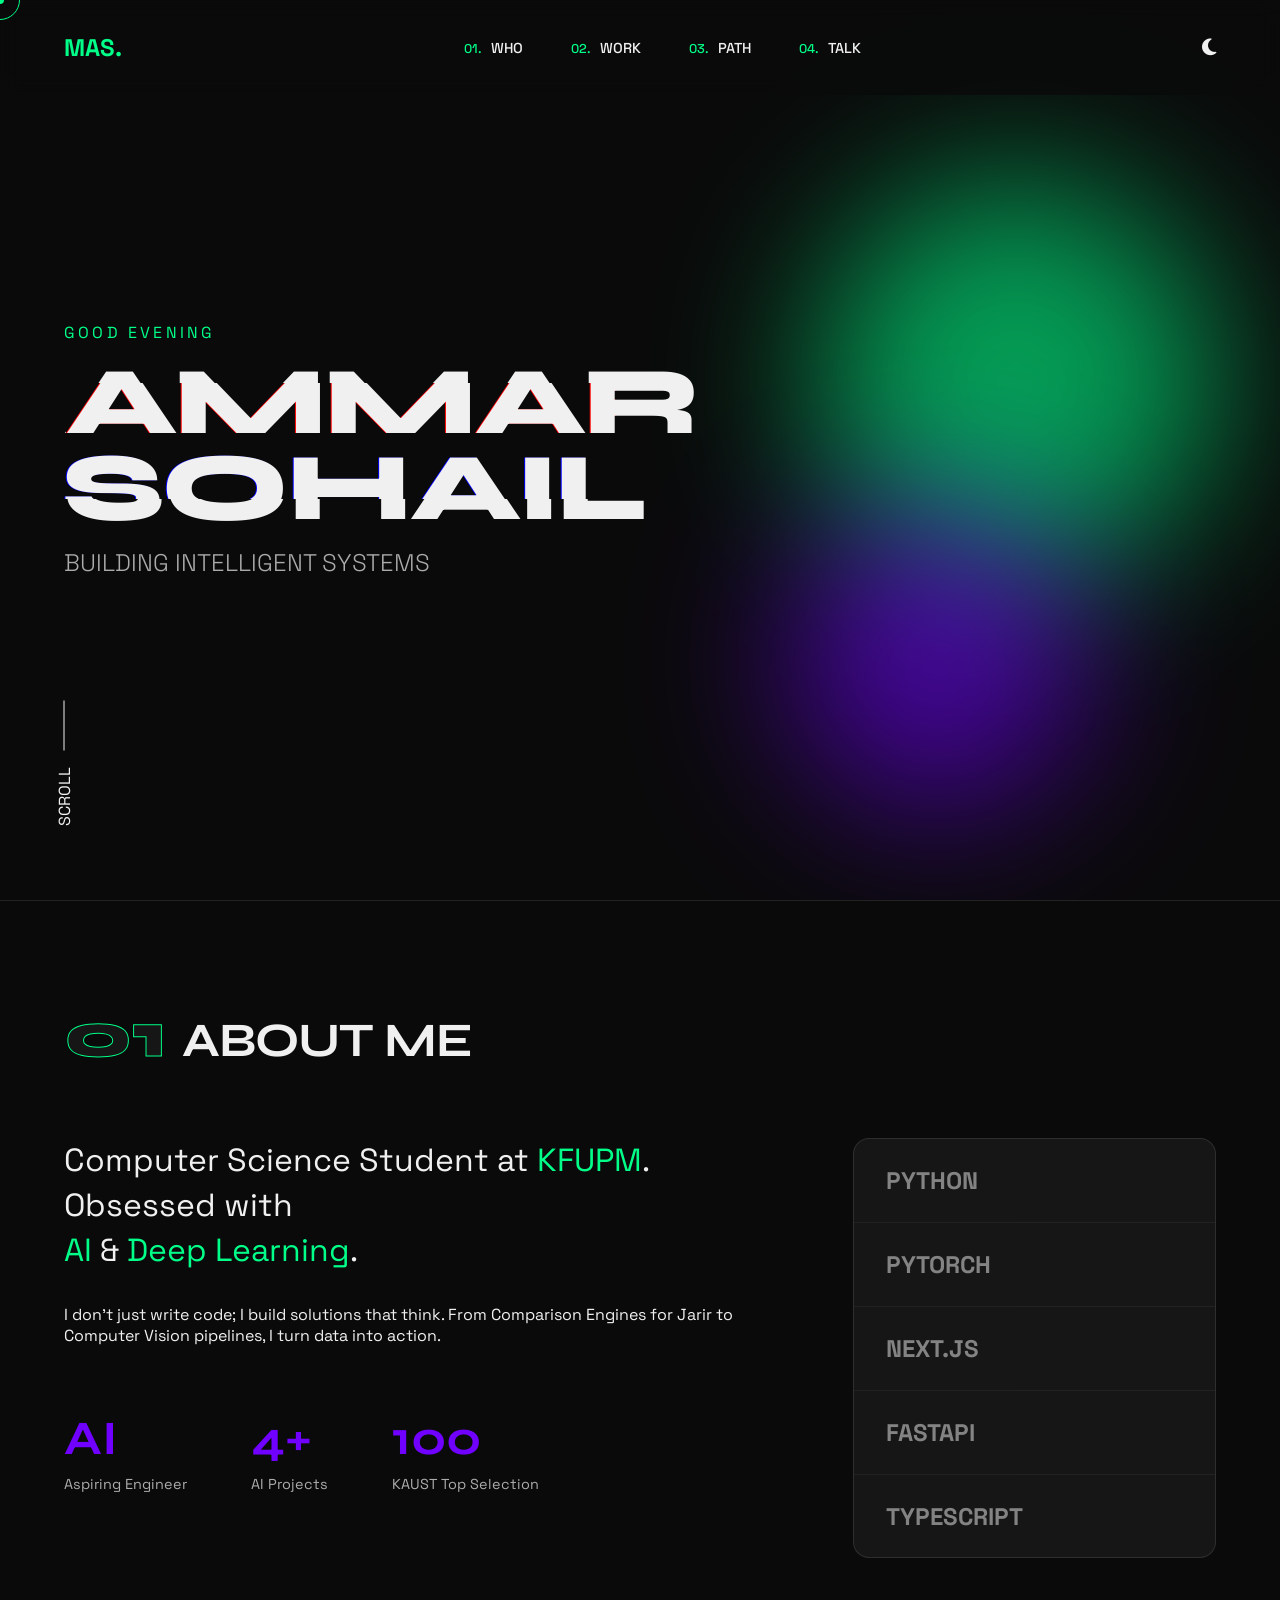
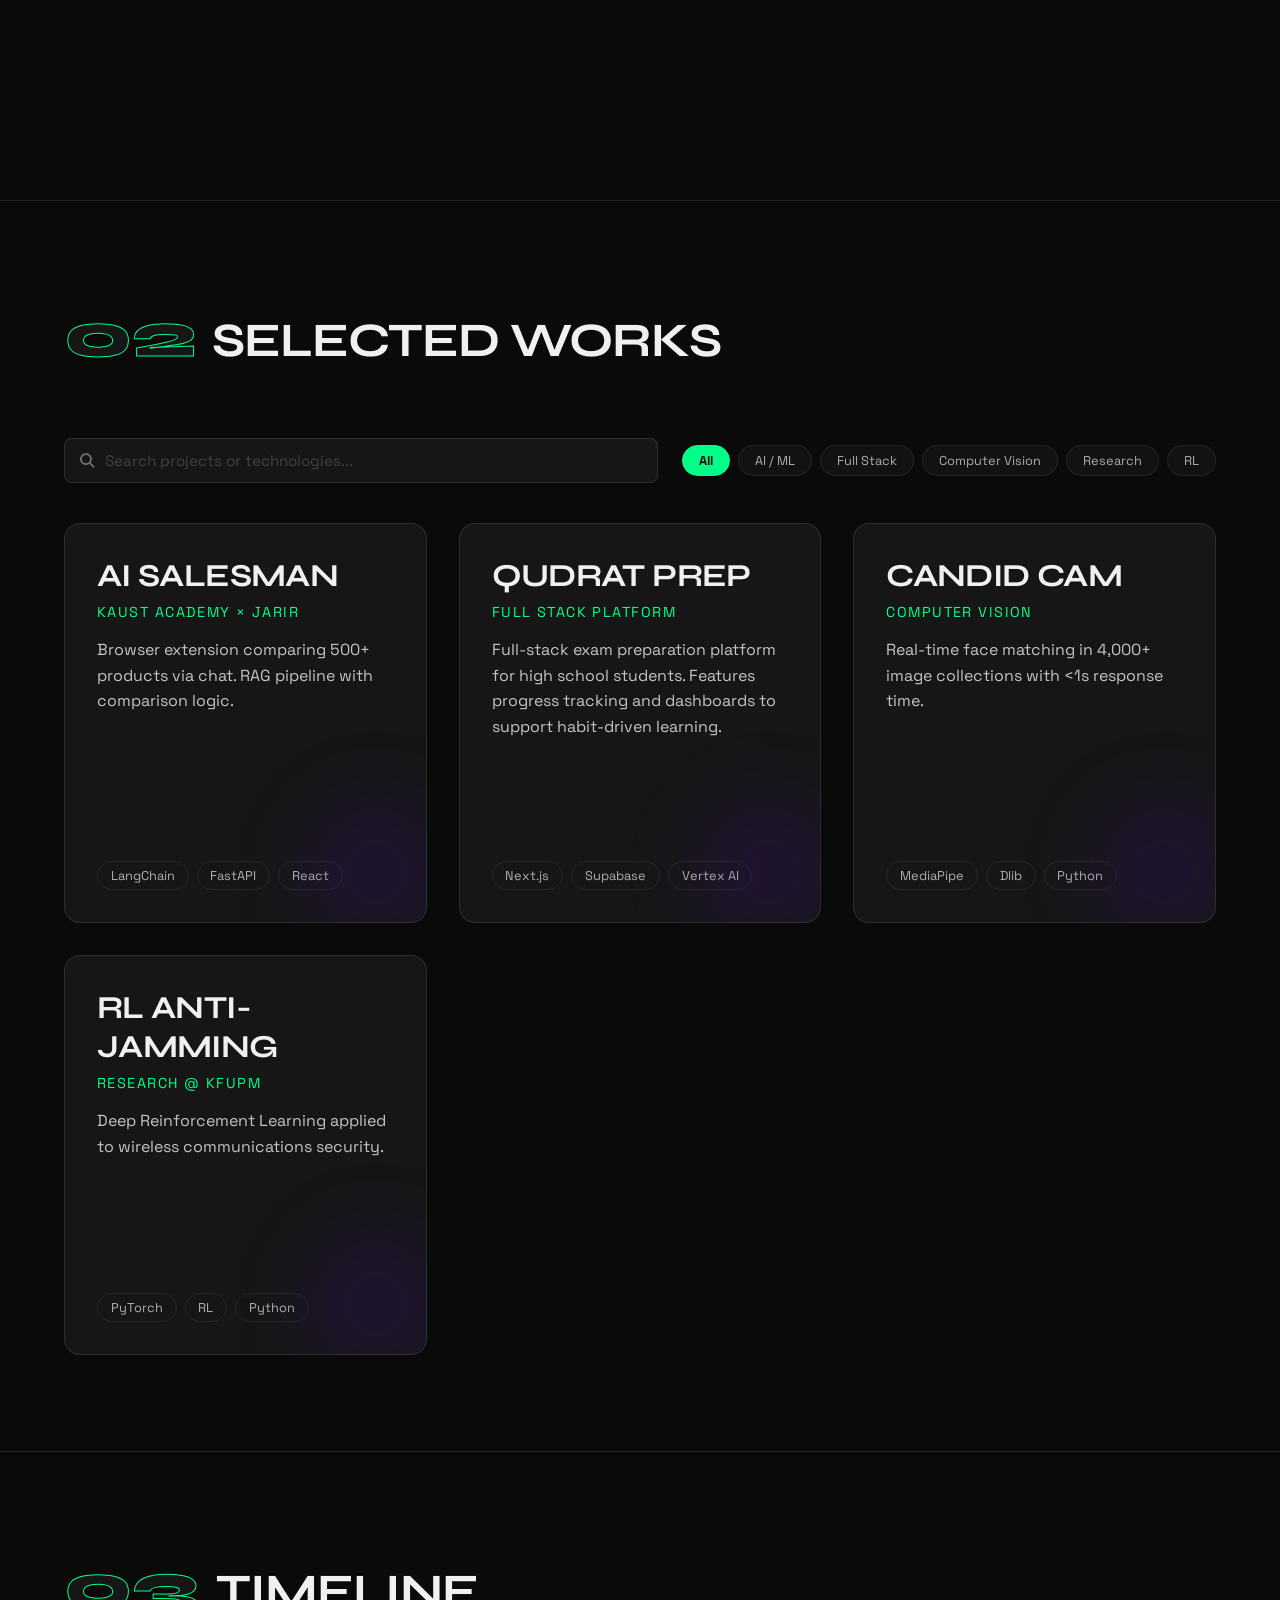
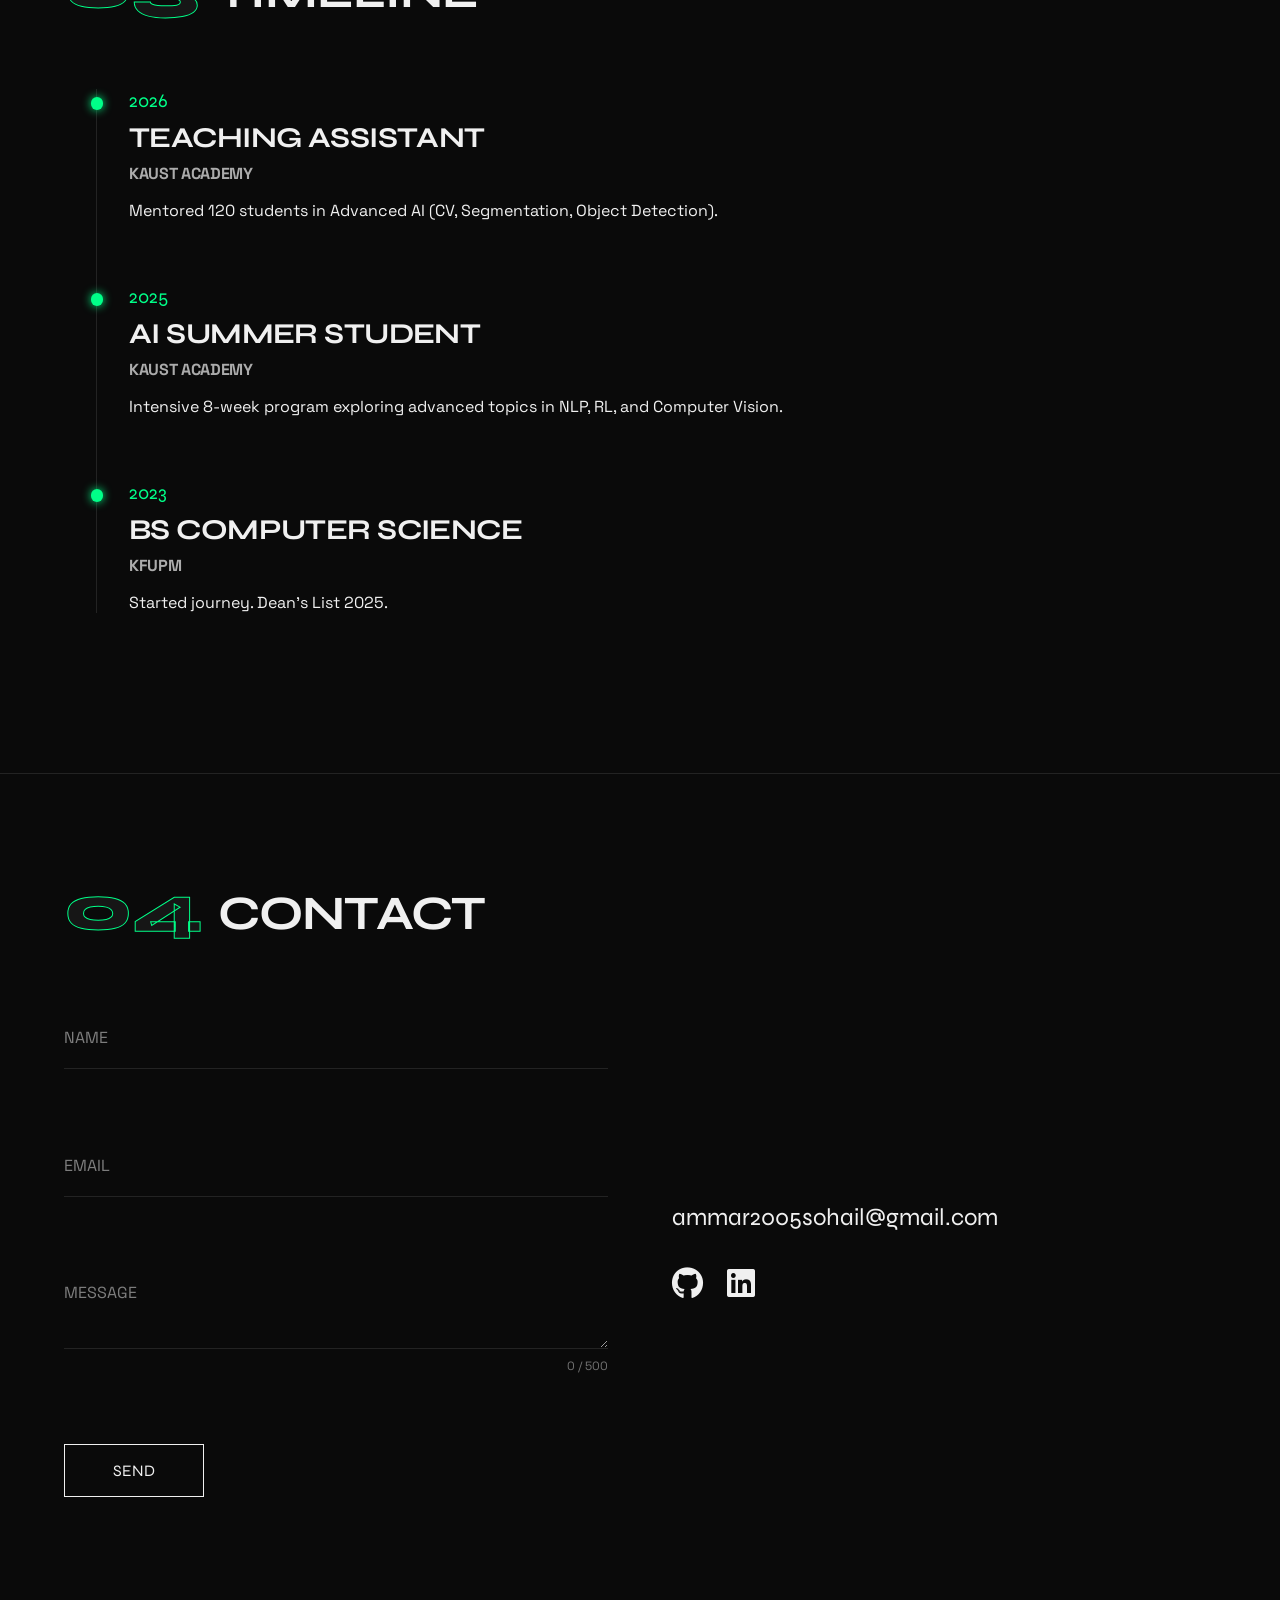
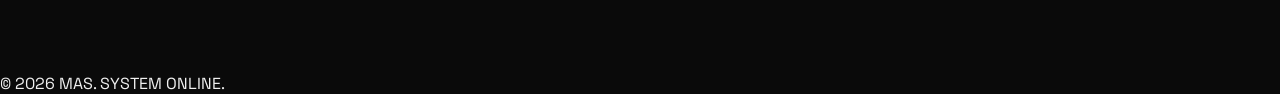
<file: index.html>
<!DOCTYPE html>
<html lang="en">
<head>
    <meta charset="UTF-8">
    <meta name="viewport" content="width=device-width, initial-scale=1.0">
    <title>Muhammad Ammar Sohail | AI Engineer</title>
    <link rel="stylesheet" href="css/styles.css">
    <!-- Google Fonts for impact -->
    <link rel="preconnect" href="https://fonts.googleapis.com">
    <link rel="preconnect" href="https://fonts.gstatic.com" crossorigin>
    <link href="https://fonts.googleapis.com/css2?family=Space+Grotesk:wght@300;500;700&family=Syne:wght@400;700;800&display=swap" rel="stylesheet">
    <!-- Font Awesome for icons -->
    <link rel="stylesheet" href="https://cdnjs.cloudflare.com/ajax/libs/font-awesome/6.4.0/css/all.min.css">
</head>
<body>
    <!-- Cursor Follower -->
    <div class="cursor-dot"></div>
    <div class="cursor-outline"></div>

    <!-- Navigation -->
    <nav class="navbar">
        <div class="logo">MAS.</div>
        <div class="nav-links" id="nav-links">
            <a href="#about" class="nav-link"><span>01.</span> WHO</a>
            <a href="#projects" class="nav-link"><span>02.</span> WORK</a>
            <a href="#experience" class="nav-link"><span>03.</span> PATH</a>
            <a href="#contact" class="nav-link"><span>04.</span> TALK</a>
        </div>
        <button id="theme-toggle" aria-label="Toggle Theme">
            <i class="fas fa-moon"></i>
        </button>
        <button class="hamburger" id="menu-toggle" aria-label="Open navigation menu" aria-expanded="false" aria-controls="nav-links">
            <span></span>
            <span></span>
        </button>
    </nav>
    <div class="nav-overlay" id="nav-overlay" aria-hidden="true"></div>

    <main>
        <!-- Hero Section -->
        <section id="hero" class="hero-section">
            <div class="hero-content">
                <div class="greeting-container">
                    <span id="greeting" class="greeting-text">HELLO</span>
                </div>
                <h1 class="glitch-text" data-text="AMMAR SOHAIL">AMMAR SOHAIL</h1>
                <p class="hero-subtitle">BUILDING INTELLIGENT SYSTEMS</p>
                <div class="scroll-indicator">
                    <span>SCROLL</span>
                    <div class="line"></div>
                </div>
            </div>
            <div class="hero-visual">
                <!-- Abstract geometric shapes handled by CSS -->
                <div class="shape shape-1"></div>
                <div class="shape shape-2"></div>
                <div class="shape shape-3"></div>
            </div>
        </section>

        <!-- About Section -->
        <section id="about" class="section about-section">
            <div class="section-header">
                <span class="section-number">01</span>
                <h2 class="section-title">ABOUT ME</h2>
            </div>
            <div class="about-grid">
                <div class="about-text">
                    <p class="large-text">
                        Computer Science Student at <span class="highlight">KFUPM</span>.<br>
                        Obsessed with<br>
                        <span class="highlight">AI</span> & <span class="highlight">Deep Learning</span>.
                    </p>
                    <p>
                        I don't just write code; I build solutions that think. From Comparison Engines for Jarir to Computer Vision pipelines, I turn data into action.
                    </p>
                    <div class="stats-container">
                        <div class="stat-item">
                            <span class="stat-number">AI</span>
                            <span class="stat-label">Aspiring Engineer</span>
                        </div>
                        <div class="stat-item">
                            <span class="stat-number">4+</span>
                            <span class="stat-label">AI Projects</span>
                        </div>
                        <div class="stat-item">
                            <span class="stat-number">100</span>
                            <span class="stat-label">KAUST Top Selection</span>
                        </div>
                    </div>
                </div>
                <div class="tech-stack-ticker">
                    <div class="ticker-wrap">
                        <div class="ticker-move">
                            <div class="ticker-group">
                                <div class="ticker-item">PYTHON</div>
                                <div class="ticker-item">PYTORCH</div>
                                <div class="ticker-item">NEXT.JS</div>
                                <div class="ticker-item">FASTAPI</div>
                                <div class="ticker-item">TYPESCRIPT</div>
                                <div class="ticker-item">LANGCHAIN</div>
                                <div class="ticker-item">OPENCV</div>
                                <div class="ticker-item">MEDIAPIPE</div>
                            </div>
                            <div class="ticker-group" aria-hidden="true">
                                <div class="ticker-item">PYTHON</div>
                                <div class="ticker-item">PYTORCH</div>
                                <div class="ticker-item">NEXT.JS</div>
                                <div class="ticker-item">FASTAPI</div>
                                <div class="ticker-item">TYPESCRIPT</div>
                                <div class="ticker-item">LANGCHAIN</div>
                                <div class="ticker-item">OPENCV</div>
                                <div class="ticker-item">MEDIAPIPE</div>
                            </div>
                        </div>
                    </div>
                </div>
            </div>
        </section>

        <!-- Projects Section -->
        <section id="projects" class="section projects-section">
            <div class="section-header">
                <span class="section-number">02</span>
                <h2 class="section-title">SELECTED WORKS</h2>
            </div>

            <!-- Project Explorer Controls (Assignment 2) -->
            <div class="project-controls" role="search" aria-label="Filter projects">
                <div class="search-wrap">
                    <i class="fas fa-search search-icon" aria-hidden="true"></i>
                    <input type="search" id="project-search" placeholder="Search projects or technologies..." aria-label="Search projects">
                </div>
                <div class="filter-chips" role="group" aria-label="Filter by category">
                    <button type="button" class="filter-chip active" data-filter="all">All</button>
                    <button type="button" class="filter-chip" data-filter="ai">AI / ML</button>
                    <button type="button" class="filter-chip" data-filter="fullstack">Full Stack</button>
                    <button type="button" class="filter-chip" data-filter="cv">Computer Vision</button>
                    <button type="button" class="filter-chip" data-filter="research">Research</button>
                    <button type="button" class="filter-chip" data-filter="rl">RL</button>
                </div>
            </div>

            <!-- Cards rendered by JS -->
            <div class="projects-container" id="projectsGrid" aria-live="polite" aria-atomic="false"></div>

            <!-- Empty state -->
            <div class="projects-empty" id="projectsEmpty" hidden>
                <i class="fas fa-search-minus" aria-hidden="true"></i>
                <p>No projects match your search.</p>
                <button type="button" class="reset-filters-btn">Clear filters</button>
            </div>
        </section>

        <!-- Experience Section -->
        <section id="experience" class="section experience-section">
            <div class="section-header">
                <span class="section-number">03</span>
                <h2 class="section-title">TIMELINE</h2>
            </div>
            <div class="timeline">
                <div class="timeline-item">
                    <div class="timeline-date">2026</div>
                    <div class="timeline-content">
                        <h3>Teaching Assistant</h3>
                        <h4>KAUST Academy</h4>
                        <p>Mentored 120 students in Advanced AI (CV, Segmentation, Object Detection).</p>
                    </div>
                </div>
                <div class="timeline-item">
                    <div class="timeline-date">2025</div>
                    <div class="timeline-content">
                        <h3>AI Summer Student</h3>
                        <h4>KAUST Academy</h4>
                        <p>Intensive 8-week program exploring advanced topics in NLP, RL, and Computer Vision.</p>
                    </div>
                </div>
                <div class="timeline-item">
                    <div class="timeline-date">2023</div>
                    <div class="timeline-content">
                        <h3>BS Computer Science</h3>
                        <h4>KFUPM</h4>
                        <p>Started journey. Dean's List 2025.</p>
                    </div>
                </div>
            </div>
        </section>

        <!-- Contact Section -->
        <section id="contact" class="section contact-section">
            <div class="section-header">
                <span class="section-number">04</span>
                <h2 class="section-title">CONTACT</h2>
            </div>
            <div class="contact-container">
                <form class="contact-form" id="contactForm" novalidate>
                    <div class="form-group">
                        <input type="text" id="name" name="name" required placeholder=" " autocomplete="name">
                        <label for="name">NAME</label>
                        <span class="field-error" id="name-error" role="alert"></span>
                    </div>
                    <div class="form-group">
                        <input type="email" id="email" name="email" required placeholder=" " autocomplete="email">
                        <label for="email">EMAIL</label>
                        <span class="field-error" id="email-error" role="alert"></span>
                    </div>
                    <div class="form-group">
                        <textarea id="message" name="message" required placeholder=" " maxlength="500"></textarea>
                        <label for="message">MESSAGE</label>
                        <span class="char-counter" id="char-counter" aria-live="polite">0 / 500</span>
                        <span class="field-error" id="message-error" role="alert"></span>
                    </div>
                    <div class="form-status" id="formStatus" role="status" aria-live="polite" hidden></div>
                    <button type="submit" class="submit-btn">
                        <span class="btn-text">SEND</span>
                        <div class="btn-bg"></div>
                    </button>
                </form>
                <div class="contact-info">
                    <a href="mailto:ammar2005sohail@gmail.com" class="contact-link">ammar2005sohail@gmail.com</a>
                    <div class="social-links">
                        <a href="https://github.com/mar5-a" class="social-icon" target="_blank" rel="noopener noreferrer" aria-label="GitHub profile"><i class="fab fa-github" aria-hidden="true"></i></a>
                        <a href="https://www.linkedin.com/in/muhammad-ammar-sohail/" class="social-icon" target="_blank" rel="noopener noreferrer" aria-label="LinkedIn profile"><i class="fab fa-linkedin" aria-hidden="true"></i></a>
                    </div>
                </div>
            </div>
        </section>
    </main>

    <footer>
        <div class="footer-content">
            <p>© 2026 MAS. SYSTEM ONLINE.</p>
        </div>
    </footer>

    <script src="js/script.js"></script>
</body>
</html>
</file>
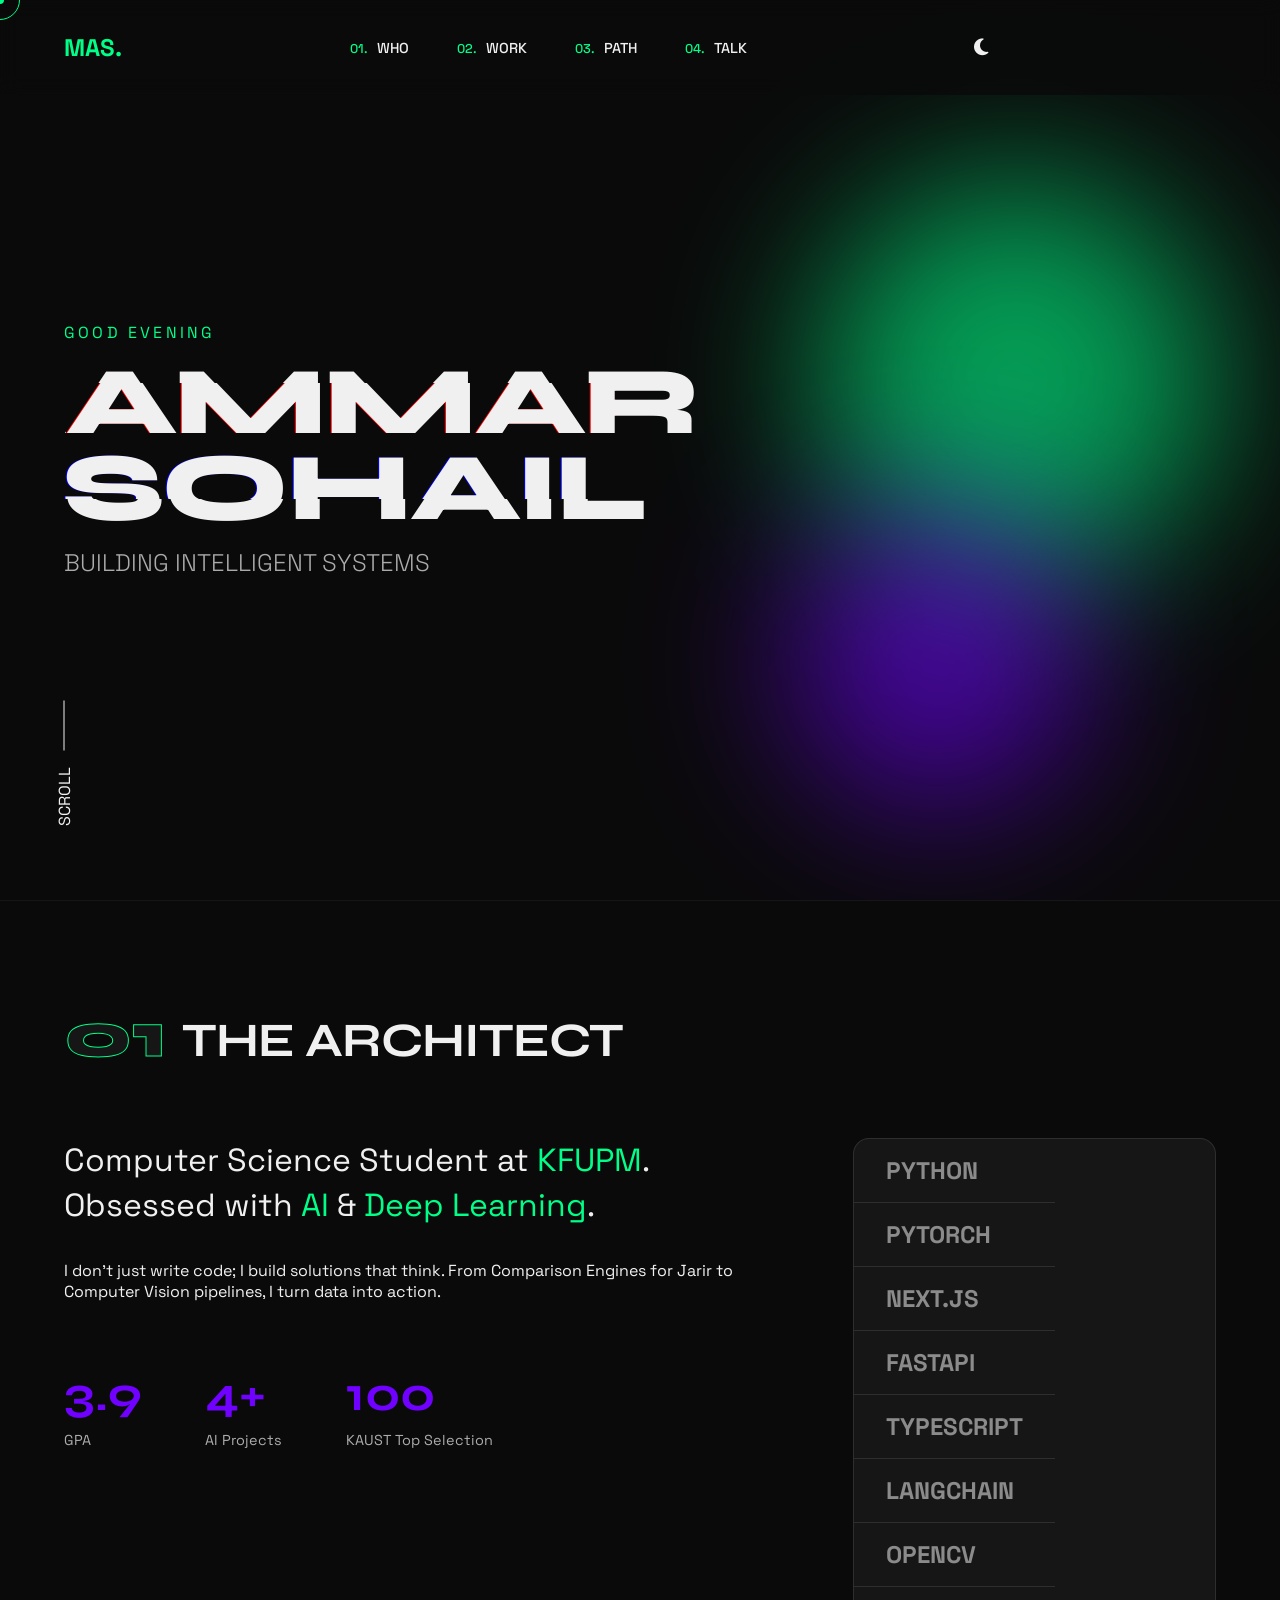
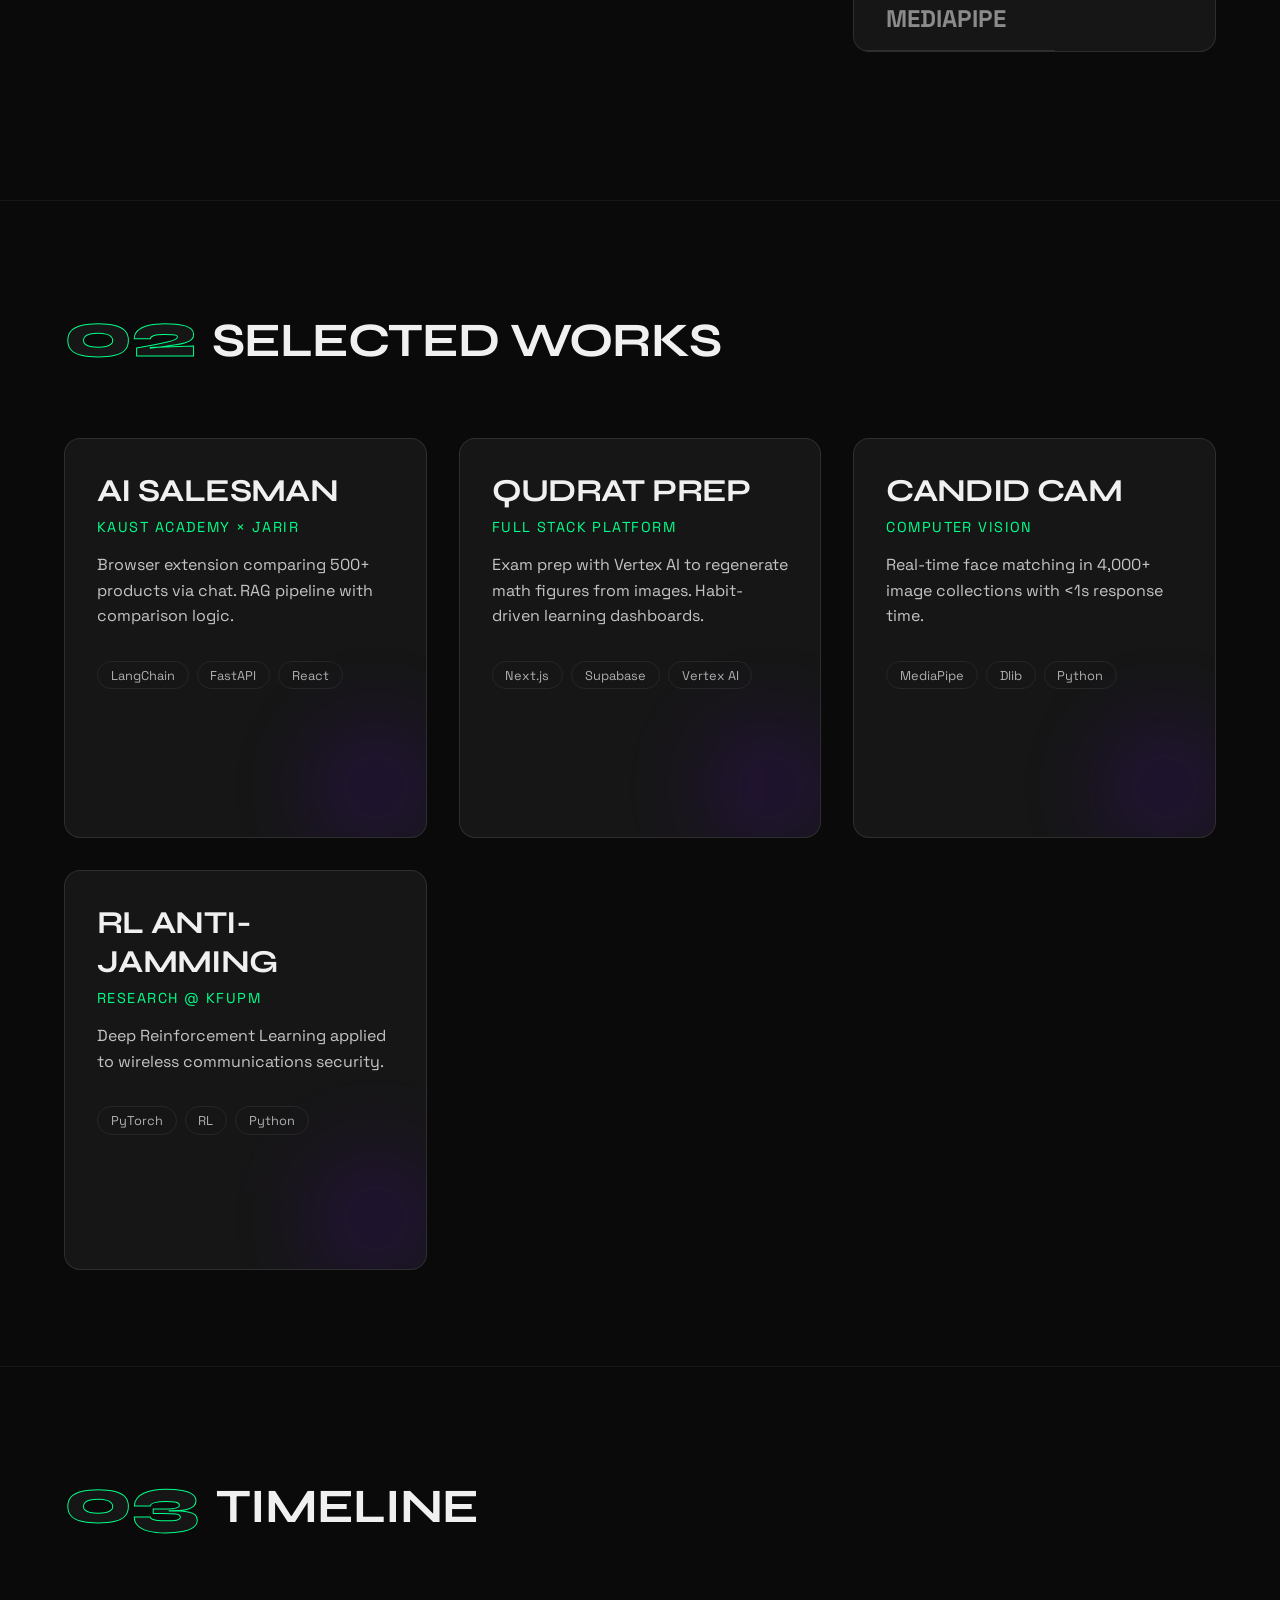
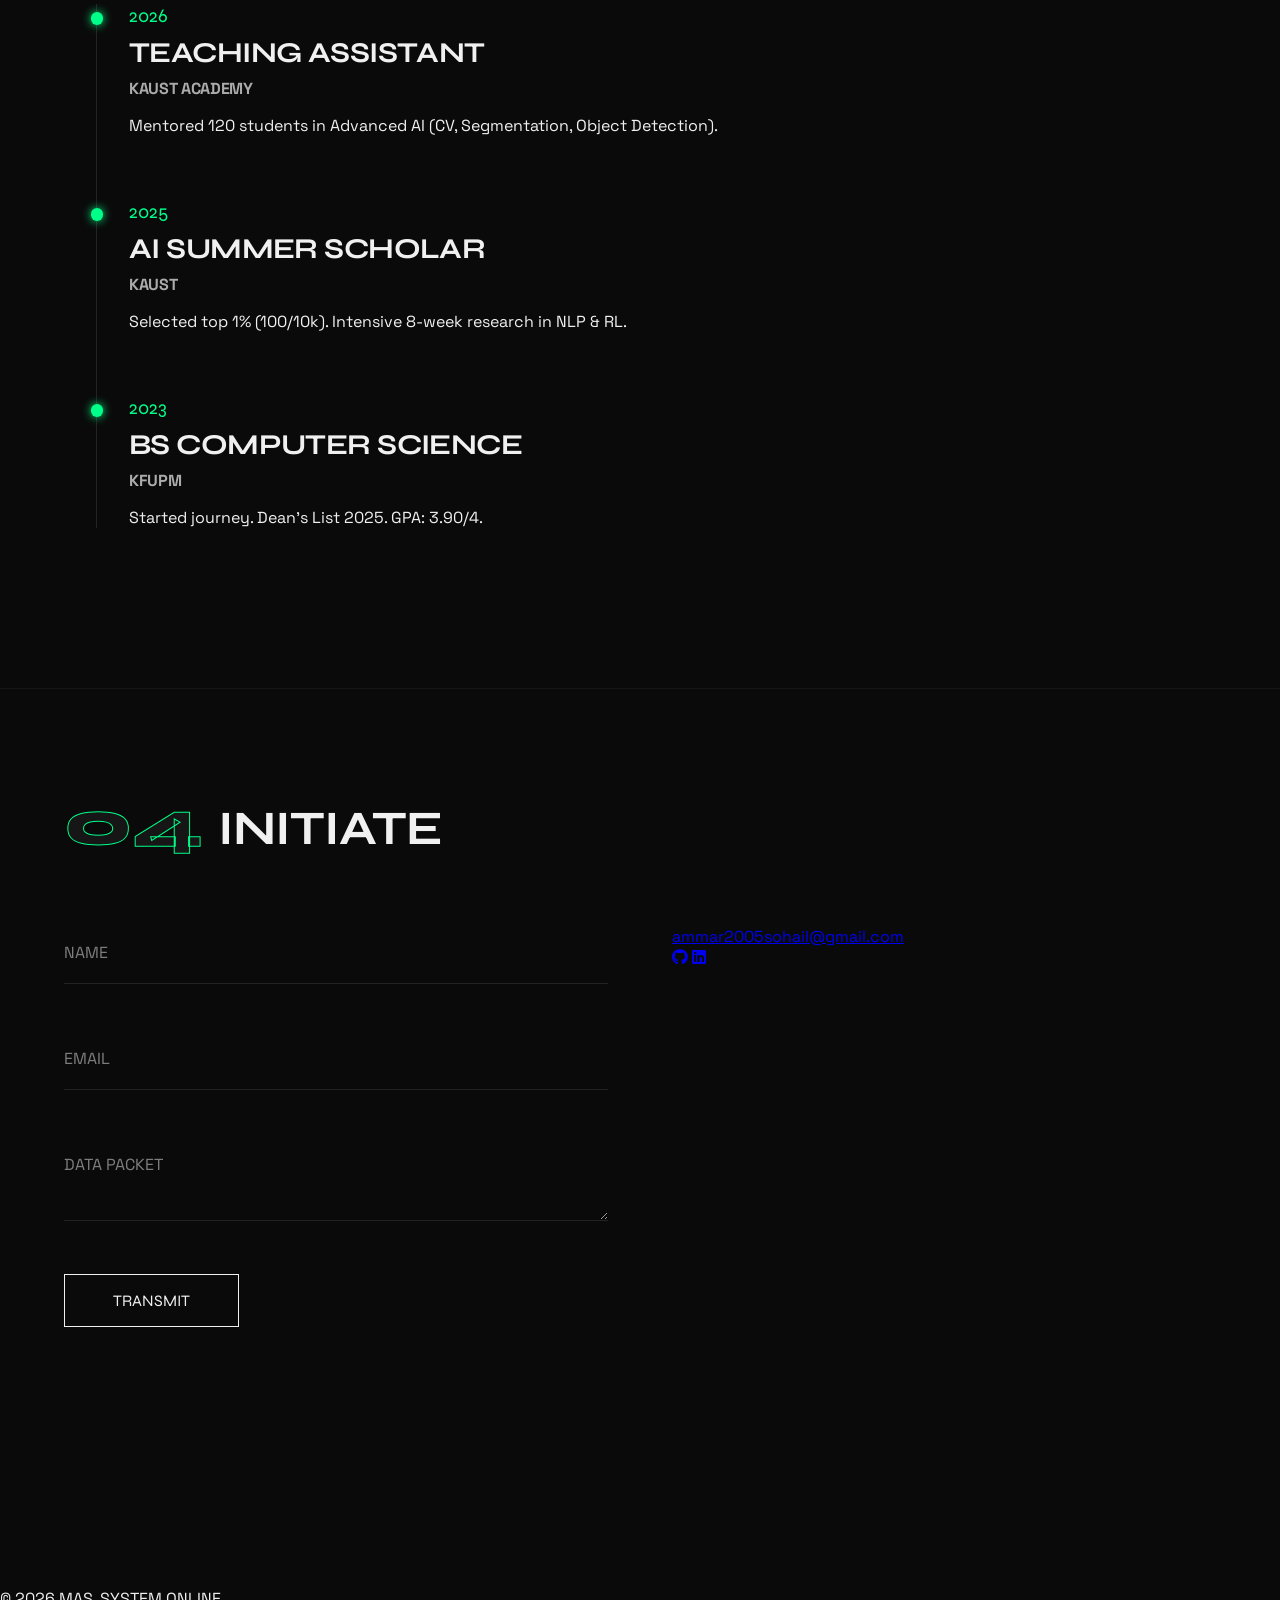
<file: assignment-1/index.html>
<!DOCTYPE html>
<html lang="en">
<head>
    <meta charset="UTF-8">
    <meta name="viewport" content="width=device-width, initial-scale=1.0">
    <title>Muhammad Ammar Sohail | AI Engineer</title>
    <link rel="stylesheet" href="css/styles.css">
    <!-- Google Fonts for impact -->
    <link rel="preconnect" href="https://fonts.googleapis.com">
    <link rel="preconnect" href="https://fonts.gstatic.com" crossorigin>
    <link href="https://fonts.googleapis.com/css2?family=Space+Grotesk:wght@300;500;700&family=Syne:wght@400;700;800&display=swap" rel="stylesheet">
    <!-- Font Awesome for icons -->
    <link rel="stylesheet" href="https://cdnjs.cloudflare.com/ajax/libs/font-awesome/6.4.0/css/all.min.css">
</head>
<body>
    <!-- Cursor Follower -->
    <div class="cursor-dot"></div>
    <div class="cursor-outline"></div>

    <!-- Navigation -->
    <nav class="navbar">
        <div class="logo">MAS.</div>
        <div class="nav-links">
            <a href="#about" class="nav-link"><span>01.</span> WHO</a>
            <a href="#projects" class="nav-link"><span>02.</span> WORK</a>
            <a href="#experience" class="nav-link"><span>03.</span> PATH</a>
            <a href="#contact" class="nav-link"><span>04.</span> TALK</a>
        </div>
        <button id="theme-toggle" aria-label="Toggle Theme">
            <i class="fas fa-moon"></i>
        </button>
        <div class="hamburger">
            <span></span>
            <span></span>
        </div>
    </nav>

    <main>
        <!-- Hero Section -->
        <section id="hero" class="hero-section">
            <div class="hero-content">
                <div class="greeting-container">
                    <span id="greeting" class="greeting-text">HELLO</span>
                </div>
                <h1 class="glitch-text" data-text="AMMAR SOHAIL">AMMAR SOHAIL</h1>
                <p class="hero-subtitle">BUILDING INTELLIGENT SYSTEMS</p>
                <div class="scroll-indicator">
                    <span>SCROLL</span>
                    <div class="line"></div>
                </div>
            </div>
            <div class="hero-visual">
                <!-- Abstract geometric shapes handled by CSS -->
                <div class="shape shape-1"></div>
                <div class="shape shape-2"></div>
                <div class="shape shape-3"></div>
            </div>
        </section>

        <!-- About Section -->
        <section id="about" class="section about-section">
            <div class="section-header">
                <span class="section-number">01</span>
                <h2 class="section-title">THE ARCHITECT</h2>
            </div>
            <div class="about-grid">
                <div class="about-text">
                    <p class="large-text">
                        Computer Science Student at <span class="highlight">KFUPM</span>. 
                        Obsessed with <span class="highlight">AI</span> & <span class="highlight">Deep Learning</span>.
                    </p>
                    <p>
                        I don't just write code; I build solutions that think. From Comparison Engines for Jarir to Computer Vision pipelines, I turn data into action.
                    </p>
                    <div class="stats-container">
                        <div class="stat-item">
                            <span class="stat-number">3.9</span>
                            <span class="stat-label">GPA</span>
                        </div>
                        <div class="stat-item">
                            <span class="stat-number">4+</span>
                            <span class="stat-label">AI Projects</span>
                        </div>
                        <div class="stat-item">
                            <span class="stat-number">100</span>
                            <span class="stat-label">KAUST Top Selection</span>
                        </div>
                    </div>
                </div>
                <div class="tech-stack-ticker">
                    <div class="ticker-wrap">
                        <div class="ticker-move">
                            <div class="ticker-item">PYTHON</div>
                            <div class="ticker-item">PYTORCH</div>
                            <div class="ticker-item">NEXT.JS</div>
                            <div class="ticker-item">FASTAPI</div>
                            <div class="ticker-item">TYPESCRIPT</div>
                            <div class="ticker-item">LANGCHAIN</div>
                            <div class="ticker-item">OPENCV</div>
                            <div class="ticker-item">MEDIAPIPE</div>
                        </div>
                    </div>
                </div>
            </div>
        </section>

        <!-- Projects Section -->
        <section id="projects" class="section projects-section">
            <div class="section-header">
                <span class="section-number">02</span>
                <h2 class="section-title">SELECTED WORKS</h2>
            </div>
            <div class="projects-container">
                <!-- Project 1 -->
                <article class="project-card" data-tilt>
                    <div class="project-content">
                        <h3 class="project-title">AI SALESMAN</h3>
                        <p class="project-role">KAUST Academy × Jarir</p>
                        <p class="project-desc">Browser extension comparing 500+ products via chat. RAG pipeline with comparison logic.</p>
                        <ul class="project-tags">
                            <li>LangChain</li>
                            <li>FastAPI</li>
                            <li>React</li>
                        </ul>
                    </div>
                    <div class="project-visual p1-visual"></div>
                </article>

                <!-- Project 2 -->
                <article class="project-card" data-tilt>
                    <div class="project-content">
                        <h3 class="project-title">QUDRAT PREP</h3>
                        <p class="project-role">Full Stack Platform</p>
                        <p class="project-desc">Exam prep with Vertex AI to regenerate math figures from images. Habit-driven learning dashboards.</p>
                        <ul class="project-tags">
                            <li>Next.js</li>
                            <li>Supabase</li>
                            <li>Vertex AI</li>
                        </ul>
                    </div>
                    <div class="project-visual p2-visual"></div>
                </article>

                <!-- Project 3 -->
                <article class="project-card" data-tilt>
                    <div class="project-content">
                        <h3 class="project-title">CANDID CAM</h3>
                        <p class="project-role">Computer Vision</p>
                        <p class="project-desc">Real-time face matching in 4,000+ image collections with <1s response time.</p>
                        <ul class="project-tags">
                            <li>MediaPipe</li>
                            <li>Dlib</li>
                            <li>Python</li>
                        </ul>
                    </div>
                    <div class="project-visual p3-visual"></div>
                </article>

                <!-- Project 4 -->
                <article class="project-card" data-tilt>
                    <div class="project-content">
                        <h3 class="project-title">RL ANTI-JAMMING</h3>
                        <p class="project-role">Research @ KFUPM</p>
                        <p class="project-desc">Deep Reinforcement Learning applied to wireless communications security.</p>
                        <ul class="project-tags">
                            <li>PyTorch</li>
                            <li>RL</li>
                            <li>Python</li>
                        </ul>
                    </div>
                    <div class="project-visual p4-visual"></div>
                </article>
            </div>
        </section>

        <!-- Experience Section -->
        <section id="experience" class="section experience-section">
            <div class="section-header">
                <span class="section-number">03</span>
                <h2 class="section-title">TIMELINE</h2>
            </div>
            <div class="timeline">
                <div class="timeline-item">
                    <div class="timeline-date">2026</div>
                    <div class="timeline-content">
                        <h3>Teaching Assistant</h3>
                        <h4>KAUST Academy</h4>
                        <p>Mentored 120 students in Advanced AI (CV, Segmentation, Object Detection).</p>
                    </div>
                </div>
                <div class="timeline-item">
                    <div class="timeline-date">2025</div>
                    <div class="timeline-content">
                        <h3>AI Summer Scholar</h3>
                        <h4>KAUST</h4>
                        <p>Selected top 1% (100/10k). Intensive 8-week research in NLP & RL.</p>
                    </div>
                </div>
                <div class="timeline-item">
                    <div class="timeline-date">2023</div>
                    <div class="timeline-content">
                        <h3>BS Computer Science</h3>
                        <h4>KFUPM</h4>
                        <p>Started journey. Dean's List 2025. GPA: 3.90/4.</p>
                    </div>
                </div>
            </div>
        </section>

        <!-- Contact Section -->
        <section id="contact" class="section contact-section">
            <div class="section-header">
                <span class="section-number">04</span>
                <h2 class="section-title">INITIATE</h2>
            </div>
            <div class="contact-container">
                <form class="contact-form" id="contactForm">
                    <div class="form-group">
                        <input type="text" id="name" required placeholder=" ">
                        <label for="name">NAME</label>
                    </div>
                    <div class="form-group">
                        <input type="email" id="email" required placeholder=" ">
                        <label for="email">EMAIL</label>
                    </div>
                    <div class="form-group">
                        <textarea id="message" required placeholder=" "></textarea>
                        <label for="message">DATA PACKET</label>
                    </div>
                    <button type="submit" class="submit-btn">
                        <span class="btn-text">TRANSMIT</span>
                        <div class="btn-bg"></div>
                    </button>
                </form>
                <div class="contact-info">
                    <a href="mailto:ammar2005sohail@gmail.com" class="contact-link">ammar2005sohail@gmail.com</a>
                    <div class="social-links">
                        <a href="#" class="social-icon"><i class="fab fa-github"></i></a>
                        <a href="#" class="social-icon"><i class="fab fa-linkedin"></i></a>
                    </div>
                </div>
            </div>
        </section>
    </main>

    <footer>
        <div class="footer-content">
            <p>© 2026 MAS. SYSTEM ONLINE.</p>
        </div>
    </footer>

    <script src="js/script.js"></script>
</body>
</html>
</file>
<file: css/styles.css>
:root {
    --bg-color: #0a0a0a;
    --text-color: #f0f0f0;
    --accent-color: #00ff88; /* Acid Green */
    --accent-color-transparent: rgba(0, 255, 136, 0.1);
    --secondary-color: #7000ff; /* Electric Purple */
    --card-bg: rgba(255, 255, 255, 0.05);
    --card-border: rgba(255, 255, 255, 0.1);
    --nav-bg: rgba(10, 10, 10, 0.8);
    --section-num-color: rgba(255, 255, 255, 0.05);
    --blob-opacity: 0.6;
    --font-heading: 'Syne', sans-serif;
    --font-body: 'Space Grotesk', sans-serif;
    --cursor-size: 20px;
}

[data-theme="light"] {
    --bg-color: #f5f5f5;
    --text-color: #1a1a1a;
    --accent-color: #0055ff; /* Deep Tech Blue */
    --accent-color-transparent: rgba(0, 85, 255, 0.1);
    --secondary-color: #e60050; /* Crimson */
    --card-bg: rgba(255, 255, 255, 0.8);
    --card-border: rgba(0, 0, 0, 0.1);
    --nav-bg: rgba(245, 245, 245, 0.8);
    --section-num-color: rgba(0, 0, 0, 0.05);
    --blob-opacity: 0.3;
}

* {
    margin: 0;
    padding: 0;
    box-sizing: border-box;
    cursor: none; /* Custom cursor */
}

body {
    background-color: var(--bg-color);
    color: var(--text-color);
    font-family: var(--font-body);
    overflow-x: hidden;
    transition: background-color 0.5s ease, color 0.5s ease;
}

/* Custom Cursor */
.cursor-dot,
.cursor-outline {
    position: fixed;
    top: 0;
    left: 0;
    transform: translate(-50%, -50%);
    border-radius: 50%;
    z-index: 9999;
    pointer-events: none;
}

.cursor-dot {
    width: 8px;
    height: 8px;
    background-color: var(--accent-color);
}

.cursor-outline {
    width: 40px;
    height: 40px;
    border: 1px solid var(--accent-color);
    transition: width 0.2s, height 0.2s, background-color 0.2s;
}

body:hover .cursor-outline {
    width: 50px;
    height: 50px;
    background-color: var(--accent-color-transparent);
}

/* Typography */
h1, h2, h3, h4 {
    font-family: var(--font-heading);
    text-transform: uppercase;
    letter-spacing: -0.02em;
}

/* Navigation */
.navbar {
    display: flex;
    justify-content: space-between;
    align-items: center;
    padding: 2rem 4rem;
    position: fixed;
    width: 100%;
    top: 0;
    z-index: 100;
    background: var(--nav-bg);
    backdrop-filter: blur(10px);
}

.logo {
    font-size: 1.5rem;
    font-weight: 800;
    color: var(--accent-color);
}

.nav-links {
    display: flex;
    gap: 3rem;
}

.nav-link {
    text-decoration: none;
    color: var(--text-color);
    font-weight: 500;
    position: relative;
    font-size: 0.9rem;
    overflow: hidden;
}

.nav-link span {
    color: var(--accent-color);
    margin-right: 5px;
    font-size: 0.8rem;
}

.nav-link::after {
    content: '';
    position: absolute;
    bottom: -2px;
    left: 0;
    width: 100%;
    height: 1px;
    background: var(--accent-color);
    transform: scaleX(0);
    transform-origin: right;
    transition: transform 0.4s cubic-bezier(0.19, 1, 0.22, 1);
}

.nav-link:hover::after {
    transform: scaleX(1);
    transform-origin: left;
}

/* Hero Section */
.hero-section {
    height: 100vh;
    display: flex;
    align-items: center;
    padding: 0 4rem;
    position: relative;
    overflow: hidden;
}

.hero-content {
    z-index: 2;
    max-width: 800px;
}

.greeting-text {
    font-size: 1rem;
    color: var(--accent-color);
    letter-spacing: 0.2em;
    margin-bottom: 1rem;
    display: block;
}

.glitch-text {
    font-size: 6rem;
    line-height: 0.9;
    font-weight: 800;
    position: relative;
    color: var(--text-color);
    margin-bottom: 1rem;
}

.glitch-text::before,
.glitch-text::after {
    content: attr(data-text);
    position: absolute;
    top: 0;
    left: 0;
    width: 100%;
    height: 100%;
    background: var(--bg-color);
}

.glitch-text::before {
    left: 2px;
    text-shadow: -1px 0 red;
    clip: rect(24px, 550px, 90px, 0);
    animation: glitch-anim-2 3s infinite linear alternate-reverse;
}

.glitch-text::after {
    left: -2px;
    text-shadow: -1px 0 blue;
    clip: rect(85px, 550px, 140px, 0);
    animation: glitch-anim 2.5s infinite linear alternate-reverse;
}

@keyframes glitch-anim {
    0% { clip: rect(13px, 9999px, 81px, 0); }
    20% { clip: rect(78px, 9999px, 14px, 0); }
    40% { clip: rect(24px, 9999px, 102px, 0); }
    60% { clip: rect(9px, 9999px, 64px, 0); }
    80% { clip: rect(54px, 9999px, 11px, 0); }
    100% { clip: rect(31px, 9999px, 94px, 0); }
}

@keyframes glitch-anim-2 {
    0% { clip: rect(65px, 9999px, 100px, 0); }
    20% { clip: rect(4px, 9999px, 71px, 0); }
    40% { clip: rect(98px, 9999px, 6px, 0); }
    60% { clip: rect(27px, 9999px, 56px, 0); }
    80% { clip: rect(72px, 9999px, 34px, 0); }
    100% { clip: rect(13px, 9999px, 83px, 0); }
}

.hero-subtitle {
    font-size: 1.5rem;
    opacity: 0.7;
    margin-top: 1rem;
    font-weight: 300;
}

/* Background Shapes */
.hero-visual {
    position: absolute;
    top: 0;
    right: 0;
    width: 50%;
    height: 100%;
    z-index: 1;
    pointer-events: none;
}

.shape {
    position: absolute;
    border-radius: 50%;
    filter: blur(80px);
    opacity: var(--blob-opacity);
}

.shape-1 {
    top: 20%;
    right: 10%;
    width: 400px;
    height: 400px;
    background: var(--accent-color);
    animation: float 10s infinite ease-in-out;
}

.shape-2 {
    bottom: 10%;
    right: 30%;
    width: 300px;
    height: 300px;
    background: var(--secondary-color);
    animation: float 14s infinite ease-in-out reverse;
}

@keyframes float {
    0%, 100% { transform: translate(0, 0); }
    50% { transform: translate(-30px, 40px); }
}

/* Scroll Indicator */
.scroll-indicator {
    position: absolute;
    bottom: 4rem;
    left: 4rem;
    display: flex;
    align-items: center;
    gap: 1rem;
    transform: rotate(-90deg);
    transform-origin: left;
}

.scroll-indicator .line {
    width: 50px;
    height: 1px;
    background-color: var(--text-color);
}

/* Sections */
.section {
    padding: 6rem 4rem;
    min-height: 100vh;
    border-top: 1px solid var(--card-border);
}

.section-header {
    margin-bottom: 4rem;
    display: flex;
    align-items: baseline;
    gap: 1rem;
}

.section-number {
    font-family: var(--font-heading);
    font-size: 4rem;
    color: var(--section-num-color);
    font-weight: 800;
    -webkit-text-stroke: 1px var(--accent-color);
}

.section-title {
    font-size: 3rem;
}

/* About Grid */
.about-grid {
    display: grid;
    grid-template-columns: 2fr 1fr;
    gap: 4rem;
}

.large-text {
    font-size: 2rem;
    line-height: 1.4;
    margin-bottom: 2rem;
}

.highlight {
    color: var(--accent-color);
}

.stats-container {
    display: flex;
    gap: 4rem;
    margin-top: 4rem;
}

.stat-item {
    display: flex;
    flex-direction: column;
}

.stat-number {
    font-size: 3rem;
    font-family: var(--font-heading);
    font-weight: 700;
    color: var(--secondary-color);
}

.stat-label {
    font-size: 0.9rem;
    opacity: 0.7;
    margin-top: 0.5rem;
}

/* Ticker */
.tech-stack-ticker {
    --ticker-item-height: 5.25rem;
    overflow: hidden;
    position: relative;
    background: var(--card-bg);
    border: 1px solid var(--card-border);
    border-radius: 1rem;
    height: calc(var(--ticker-item-height) * 5);
}

.ticker-wrap {
    height: 100%;
    overflow: hidden;
}

.ticker-move {
    display: flex;
    flex-direction: column;
    animation: ticker 20s linear infinite;
}

.ticker-group {
    flex-shrink: 0;
}

.ticker-item {
    display: flex;
    align-items: center;
    min-height: var(--ticker-item-height);
    padding: 1rem 2rem;
    font-size: 1.5rem;
    font-weight: 700;
    color: var(--text-color);
    opacity: 0.5;
    border-bottom: 1px solid var(--card-border);
}

@keyframes ticker {
    0% { transform: translateY(0); }
    100% { transform: translateY(-50%); }
}

/* Projects */
.projects-container {
    display: grid;
    grid-template-columns: repeat(auto-fill, minmax(300px, 1fr));
    gap: 2rem;
    align-items: stretch;
}

.project-card {
    background: var(--card-bg);
    border: 1px solid var(--card-border);
    border-radius: 1rem;
    padding: 2rem;
    position: relative;
    overflow: hidden;
    transition: transform 0.3s ease, border-color 0.3s ease;
    min-height: 400px;
    display: flex;
    flex-direction: column;
    justify-content: space-between;
}

.project-card:hover {
    transform: translateY(-10px);
    border-color: var(--accent-color);
}

.project-content {
    display: flex;
    flex-direction: column;
    height: 100%;
    flex-grow: 1;
}

.project-title {
    font-size: 2rem;
    margin-bottom: 0.5rem;
}

.project-role {
    color: var(--accent-color);
    font-size: 0.9rem;
    margin-bottom: 1rem;
    text-transform: uppercase;
    letter-spacing: 0.1em;
}

.project-desc {
    font-size: 1rem;
    opacity: 0.8;
    margin-bottom: 2rem;
    line-height: 1.6;
}

.project-tags {
    margin-top: auto;
    list-style: none;
    display: flex;
    gap: 0.5rem;
    flex-wrap: wrap;
}

.project-tags li {
    font-size: 0.8rem;
    padding: 0.3rem 0.8rem;
    border: 1px solid var(--card-border);
    border-radius: 2rem;
    opacity: 0.7;
}

.project-visual {
    position: absolute;
    bottom: -50px;
    right: -50px;
    width: 200px;
    height: 200px;
    background: radial-gradient(circle, var(--secondary-color) 0%, transparent 70%);
    opacity: 0.2;
    filter: blur(40px);
    transition: opacity 0.3s ease;
}

.project-card:hover .project-visual {
    opacity: 0.5;
}

/* Timeline */
.timeline {
    border-left: 1px solid var(--card-border);
    margin-left: 2rem;
    padding-left: 2rem;
}

.timeline-item {
    position: relative;
    margin-bottom: 4rem;
}

.timeline-item::before {
    content: '';
    position: absolute;
    left: -2.4rem;
    top: 0.5rem;
    width: 0.8rem;
    height: 0.8rem;
    background: var(--accent-color);
    border-radius: 50%;
    box-shadow: 0 0 10px var(--accent-color);
}

.timeline-date {
    font-family: var(--font-heading);
    font-size: 1.2rem;
    color: var(--accent-color);
    margin-bottom: 0.5rem;
}

.timeline-content h3 {
    font-size: 1.8rem;
    margin-bottom: 0.5rem;
}

.timeline-content h4 {
    font-size: 1rem;
    opacity: 0.7;
    margin-bottom: 1rem;
    font-family: var(--font-body);
}

/* Contact */
.contact-container {
    display: grid;
    grid-template-columns: 1fr 1fr;
    gap: 4rem;
}

.form-group {
    position: relative;
    margin-bottom: 3rem;
}

.form-group input,
.form-group textarea {
    width: 100%;
    background: transparent;
    border: none;
    border-bottom: 1px solid var(--card-border);
    color: var(--text-color);
    font-family: var(--font-body);
    font-size: 1.2rem;
    padding: 1rem 0;
    transition: border-color 0.3s;
}

.form-group input:focus,
.form-group textarea:focus {
    outline: none;
    border-bottom-color: var(--accent-color);
}

.form-group label {
    position: absolute;
    top: 1rem;
    left: 0;
    font-size: 1rem;
    opacity: 0.5;
    transition: all 0.3s;
    pointer-events: none;
}

.form-group input:focus ~ label,
.form-group input:not(:placeholder-shown) ~ label,
.form-group textarea:focus ~ label,
.form-group textarea:not(:placeholder-shown) ~ label {
    top: -1.5rem;
    font-size: 0.8rem;
    color: var(--accent-color);
    opacity: 1;
}

.submit-btn {
    background: transparent;
    border: 1px solid var(--text-color);
    color: var(--text-color);
    padding: 1rem 3rem;
    font-family: var(--font-heading);
    font-size: 1rem;
    position: relative;
    overflow: hidden;
    transition: color 0.3s;
}

.submit-btn:hover {
    color: var(--bg-color);
    border-color: var(--accent-color);
}

.btn-bg {
    position: absolute;
    top: 0;
    left: 0;
    width: 100%;
    height: 100%;
    background: var(--accent-color);
    transform: translateY(100%);
    transition: transform 0.3s cubic-bezier(0.19, 1, 0.22, 1);
    z-index: -1;
}

.submit-btn:hover .btn-bg {
    transform: translateY(0);
}

.contact-info {
    display: flex;
    flex-direction: column;
    justify-content: center;
    gap: 2rem;
}

.contact-link {
    color: var(--text-color);
    text-decoration: none;
    font-size: 1.5rem;
    font-family: var(--font-heading);
    transition: color 0.3s ease;
    align-self: flex-start;
}

.contact-link:hover {
    color: var(--accent-color);
}

.social-links {
    display: flex;
    gap: 1.5rem;
}

.social-icon {
    color: var(--text-color);
    font-size: 2rem;
    transition: transform 0.3s ease, color 0.3s ease;
}

.social-icon:hover {
    color: var(--accent-color);
    transform: translateY(-5px);
}

/* Mobile Responsive */
@media (max-width: 768px) {
    .navbar {
        padding: 1.5rem 2rem;
    }

    /* Mobile nav panel */
    .nav-links {
        position: fixed;
        top: 0;
        right: -100%;
        width: min(320px, 80vw);
        height: 100vh;
        background: var(--bg-color);
        border-left: 1px solid var(--card-border);
        display: flex;
        flex-direction: column;
        justify-content: center;
        gap: 2rem;
        padding: 3rem 2rem;
        z-index: 99;
        transition: right 0.35s cubic-bezier(0.19, 1, 0.22, 1);
    }

    .nav-links.nav-open {
        right: 0;
    }

    .nav-link {
        font-size: 1.4rem;
        font-family: var(--font-heading);
    }

    .hero-section {
        padding: 0 2rem;
    }

    .glitch-text {
        font-size: 3rem;
    }

    .about-grid,
    .contact-container {
        grid-template-columns: 1fr;
    }

    .section {
        padding: 4rem 2rem;
    }

    .cursor-dot, .cursor-outline {
        display: none;
    }

    * {
        cursor: auto;
    }

    .project-controls {
        flex-direction: column;
    }

    .filter-chips {
        flex-wrap: wrap;
    }
}

#theme-toggle {
    background: none;
    border: none;
    color: var(--text-color);
    font-size: 1.2rem;
}

/* =============================================
   Hamburger Button
   ============================================= */
.hamburger {
    display: none;
    flex-direction: column;
    justify-content: center;
    align-items: center;
    gap: 6px;
    background: none;
    border: none;
    color: var(--text-color);
    padding: 0.5rem;
    width: 2.5rem;
    height: 2.5rem;
    cursor: pointer;
    z-index: 101;
}

.hamburger span {
    display: block;
    width: 22px;
    height: 2px;
    background: var(--text-color);
    transition: transform 0.3s ease, opacity 0.3s ease;
    transform-origin: center;
}

.hamburger.is-open span:nth-child(1) {
    transform: translateY(8px) rotate(45deg);
}

.hamburger.is-open span:nth-child(2) {
    transform: translateY(-8px) rotate(-45deg);
}

@media (max-width: 768px) {
    .hamburger {
        display: flex;
    }
}

/* Nav overlay backdrop */
.nav-overlay {
    display: none;
    position: fixed;
    inset: 0;
    background: rgba(0, 0, 0, 0.5);
    z-index: 98;
    opacity: 0;
    transition: opacity 0.3s ease;
}

.nav-overlay.visible {
    opacity: 1;
}

@media (max-width: 768px) {
    .nav-overlay {
        display: block;
    }
}

/* =============================================
   Focus-visible Accessibility
   ============================================= */
:focus-visible {
    outline: 2px solid var(--accent-color);
    outline-offset: 3px;
    border-radius: 3px;
}

/* =============================================
   Project Explorer Controls (Assignment 2)
   ============================================= */
.project-controls {
    display: flex;
    align-items: center;
    gap: 1.5rem;
    margin-bottom: 2.5rem;
    flex-wrap: wrap;
}

.search-wrap {
    position: relative;
    flex: 1;
    min-width: 220px;
}

.search-icon {
    position: absolute;
    left: 1rem;
    top: 50%;
    transform: translateY(-50%);
    color: var(--text-color);
    opacity: 0.4;
    font-size: 0.9rem;
    pointer-events: none;
}

#project-search {
    width: 100%;
    background: var(--card-bg);
    border: 1px solid var(--card-border);
    border-radius: 0.5rem;
    color: var(--text-color);
    font-family: var(--font-body);
    font-size: 0.95rem;
    padding: 0.75rem 1rem 0.75rem 2.5rem;
    transition: border-color 0.3s ease, box-shadow 0.3s ease;
}

#project-search::placeholder {
    opacity: 0.45;
}

#project-search:focus {
    outline: none;
    border-color: var(--accent-color);
    box-shadow: 0 0 0 3px var(--accent-color-transparent);
}

/* Remove default search cancel button in webkit */
#project-search::-webkit-search-cancel-button {
    -webkit-appearance: none;
}

.filter-chips {
    display: flex;
    gap: 0.5rem;
    flex-wrap: wrap;
}

.filter-chip {
    background: var(--card-bg);
    border: 1px solid var(--card-border);
    color: var(--text-color);
    font-family: var(--font-body);
    font-size: 0.8rem;
    padding: 0.4rem 1rem;
    border-radius: 2rem;
    cursor: pointer;
    transition: background 0.25s ease, border-color 0.25s ease, color 0.25s ease;
    opacity: 0.7;
}

.filter-chip:hover {
    opacity: 1;
    border-color: var(--accent-color);
}

.filter-chip.active {
    background: var(--accent-color);
    border-color: var(--accent-color);
    color: #0a0a0a;
    opacity: 1;
    font-weight: 700;
}

/* Project empty state */
.projects-empty {
    text-align: center;
    padding: 4rem 2rem;
    color: var(--text-color);
    opacity: 0.6;
}

.projects-empty i {
    font-size: 2.5rem;
    margin-bottom: 1rem;
    display: block;
}

.projects-empty p {
    font-size: 1.2rem;
    margin-bottom: 1.5rem;
}

.reset-filters-btn {
    background: none;
    border: 1px solid var(--accent-color);
    color: var(--accent-color);
    font-family: var(--font-heading);
    font-size: 0.9rem;
    padding: 0.5rem 1.5rem;
    border-radius: 2rem;
    cursor: pointer;
    transition: background 0.25s ease, color 0.25s ease;
}

.reset-filters-btn:hover {
    background: var(--accent-color);
    color: #0a0a0a;
}

/* =============================================
   Contact Form Feedback (Assignment 2)
   ============================================= */
.field-error {
    display: block;
    font-size: 0.78rem;
    color: #e04040;
    margin-top: 0.35rem;
    min-height: 1rem;
    transition: opacity 0.2s ease;
}

[data-theme="light"] .field-error {
    color: #c0000a;
}

.field-invalid {
    border-bottom-color: #e04040 !important;
}

.char-counter {
    display: block;
    text-align: right;
    font-size: 0.75rem;
    opacity: 0.45;
    margin-top: 0.25rem;
}

.char-counter--warn {
    color: #e07800;
    opacity: 1;
}

.form-status {
    padding: 0.85rem 1.2rem;
    border-radius: 0.5rem;
    font-size: 0.95rem;
    margin-bottom: 1.5rem;
    animation: fadeSlideIn 0.3s ease;
}

.form-status--success {
    background: rgba(0, 200, 100, 0.15);
    border: 1px solid rgba(0, 200, 100, 0.4);
    color: #00c864;
}

.form-status--error {
    background: rgba(224, 64, 64, 0.12);
    border: 1px solid rgba(224, 64, 64, 0.4);
    color: #e04040;
}

@keyframes fadeSlideIn {
    from { opacity: 0; transform: translateY(-6px); }
    to   { opacity: 1; transform: translateY(0); }
}

/* =============================================
   Reduced Motion Accessibility
   ============================================= */
@media (prefers-reduced-motion: reduce) {
    *,
    *::before,
    *::after {
        animation-duration: 0.01ms !important;
        animation-iteration-count: 1 !important;
        transition-duration: 0.01ms !important;
    }

    html {
        scroll-behavior: auto;
    }
}
</file>
<file: assignment-1/css/styles.css>
:root {
    --bg-color: #0a0a0a;
    --text-color: #f0f0f0;
    --accent-color: #00ff88; /* Acid Green */
    --secondary-color: #7000ff; /* Electric Purple */
    --card-bg: rgba(255, 255, 255, 0.05);
    --card-border: rgba(255, 255, 255, 0.1);
    --font-heading: 'Syne', sans-serif;
    --font-body: 'Space Grotesk', sans-serif;
    --cursor-size: 20px;
}

[data-theme="light"] {
    --bg-color: #e0e0e0;
    --text-color: #1a1a1a;
    --accent-color: #ff0055;
    --secondary-color: #0055ff;
    --card-bg: rgba(0, 0, 0, 0.05);
    --card-border: rgba(0, 0, 0, 0.1);
}

* {
    margin: 0;
    padding: 0;
    box-sizing: border-box;
    cursor: none; /* Custom cursor */
}

body {
    background-color: var(--bg-color);
    color: var(--text-color);
    font-family: var(--font-body);
    overflow-x: hidden;
    transition: background-color 0.5s ease, color 0.5s ease;
}

/* Custom Cursor */
.cursor-dot,
.cursor-outline {
    position: fixed;
    top: 0;
    left: 0;
    transform: translate(-50%, -50%);
    border-radius: 50%;
    z-index: 9999;
    pointer-events: none;
}

.cursor-dot {
    width: 8px;
    height: 8px;
    background-color: var(--accent-color);
}

.cursor-outline {
    width: 40px;
    height: 40px;
    border: 1px solid var(--accent-color);
    transition: width 0.2s, height 0.2s, background-color 0.2s;
}

body:hover .cursor-outline {
    width: 50px;
    height: 50px;
    background-color: rgba(0, 255, 136, 0.1);
}

/* Typography */
h1, h2, h3, h4 {
    font-family: var(--font-heading);
    text-transform: uppercase;
    letter-spacing: -0.02em;
}

/* Navigation */
.navbar {
    display: flex;
    justify-content: space-between;
    align-items: center;
    padding: 2rem 4rem;
    position: fixed;
    width: 100%;
    top: 0;
    z-index: 100;
    background: rgba(10, 10, 10, 0.8);
    backdrop-filter: blur(10px);
}

.logo {
    font-size: 1.5rem;
    font-weight: 800;
    color: var(--accent-color);
}

.nav-links {
    display: flex;
    gap: 3rem;
}

.nav-link {
    text-decoration: none;
    color: var(--text-color);
    font-weight: 500;
    position: relative;
    font-size: 0.9rem;
    overflow: hidden;
}

.nav-link span {
    color: var(--accent-color);
    margin-right: 5px;
    font-size: 0.8rem;
}

.nav-link::after {
    content: '';
    position: absolute;
    bottom: -2px;
    left: 0;
    width: 100%;
    height: 1px;
    background: var(--accent-color);
    transform: scaleX(0);
    transform-origin: right;
    transition: transform 0.4s cubic-bezier(0.19, 1, 0.22, 1);
}

.nav-link:hover::after {
    transform: scaleX(1);
    transform-origin: left;
}

/* Hero Section */
.hero-section {
    height: 100vh;
    display: flex;
    align-items: center;
    padding: 0 4rem;
    position: relative;
    overflow: hidden;
}

.hero-content {
    z-index: 2;
    max-width: 800px;
}

.greeting-text {
    font-size: 1rem;
    color: var(--accent-color);
    letter-spacing: 0.2em;
    margin-bottom: 1rem;
    display: block;
}

.glitch-text {
    font-size: 6rem;
    line-height: 0.9;
    font-weight: 800;
    position: relative;
    color: var(--text-color);
    margin-bottom: 1rem;
}

.glitch-text::before,
.glitch-text::after {
    content: attr(data-text);
    position: absolute;
    top: 0;
    left: 0;
    width: 100%;
    height: 100%;
    background: var(--bg-color);
}

.glitch-text::before {
    left: 2px;
    text-shadow: -1px 0 red;
    clip: rect(24px, 550px, 90px, 0);
    animation: glitch-anim-2 3s infinite linear alternate-reverse;
}

.glitch-text::after {
    left: -2px;
    text-shadow: -1px 0 blue;
    clip: rect(85px, 550px, 140px, 0);
    animation: glitch-anim 2.5s infinite linear alternate-reverse;
}

@keyframes glitch-anim {
    0% { clip: rect(13px, 9999px, 81px, 0); }
    20% { clip: rect(78px, 9999px, 14px, 0); }
    40% { clip: rect(24px, 9999px, 102px, 0); }
    60% { clip: rect(9px, 9999px, 64px, 0); }
    80% { clip: rect(54px, 9999px, 11px, 0); }
    100% { clip: rect(31px, 9999px, 94px, 0); }
}

@keyframes glitch-anim-2 {
    0% { clip: rect(65px, 9999px, 100px, 0); }
    20% { clip: rect(4px, 9999px, 71px, 0); }
    40% { clip: rect(98px, 9999px, 6px, 0); }
    60% { clip: rect(27px, 9999px, 56px, 0); }
    80% { clip: rect(72px, 9999px, 34px, 0); }
    100% { clip: rect(13px, 9999px, 83px, 0); }
}

.hero-subtitle {
    font-size: 1.5rem;
    opacity: 0.7;
    margin-top: 1rem;
    font-weight: 300;
}

/* Background Shapes */
.hero-visual {
    position: absolute;
    top: 0;
    right: 0;
    width: 50%;
    height: 100%;
    z-index: 1;
    pointer-events: none;
}

.shape {
    position: absolute;
    border-radius: 50%;
    filter: blur(80px);
    opacity: 0.6;
}

.shape-1 {
    top: 20%;
    right: 10%;
    width: 400px;
    height: 400px;
    background: var(--accent-color);
    animation: float 10s infinite ease-in-out;
}

.shape-2 {
    bottom: 10%;
    right: 30%;
    width: 300px;
    height: 300px;
    background: var(--secondary-color);
    animation: float 14s infinite ease-in-out reverse;
}

@keyframes float {
    0%, 100% { transform: translate(0, 0); }
    50% { transform: translate(-30px, 40px); }
}

/* Scroll Indicator */
.scroll-indicator {
    position: absolute;
    bottom: 4rem;
    left: 4rem;
    display: flex;
    align-items: center;
    gap: 1rem;
    transform: rotate(-90deg);
    transform-origin: left;
}

.scroll-indicator .line {
    width: 50px;
    height: 1px;
    background-color: var(--text-color);
}

/* Sections */
.section {
    padding: 6rem 4rem;
    min-height: 100vh;
    border-top: 1px solid rgba(255, 255, 255, 0.05);
}

.section-header {
    margin-bottom: 4rem;
    display: flex;
    align-items: baseline;
    gap: 1rem;
}

.section-number {
    font-family: var(--font-heading);
    font-size: 4rem;
    color: rgba(255, 255, 255, 0.05);
    font-weight: 800;
    -webkit-text-stroke: 1px var(--accent-color);
}

.section-title {
    font-size: 3rem;
}

/* About Grid */
.about-grid {
    display: grid;
    grid-template-columns: 2fr 1fr;
    gap: 4rem;
}

.large-text {
    font-size: 2rem;
    line-height: 1.4;
    margin-bottom: 2rem;
}

.highlight {
    color: var(--accent-color);
}

.stats-container {
    display: flex;
    gap: 4rem;
    margin-top: 4rem;
}

.stat-item {
    display: flex;
    flex-direction: column;
}

.stat-number {
    font-size: 3rem;
    font-family: var(--font-heading);
    font-weight: 700;
    color: var(--secondary-color);
}

.stat-label {
    font-size: 0.9rem;
    opacity: 0.7;
    margin-top: 0.5rem;
}

/* Ticker */
.tech-stack-ticker {
    overflow: hidden;
    position: relative;
    background: var(--card-bg);
    border: 1px solid var(--card-border);
    border-radius: 1rem;
    display: flex;
    align-items: center;
}

.ticker-wrap {
    width: 100%;
    overflow: hidden;
    white-space: nowrap;
}

.ticker-move {
    display: inline-block;
    animation: ticker 20s linear infinite;
}

.ticker-item {
    display: block;
    padding: 1rem 2rem;
    font-size: 1.5rem;
    font-weight: 700;
    color: rgba(255, 255, 255, 0.5);
    border-bottom: 1px solid var(--card-border);
}

@keyframes ticker {
    0% { transform: translateY(0); }
    100% { transform: translateY(-50%); }
}

/* Projects */
.projects-container {
    display: grid;
    grid-template-columns: repeat(auto-fit, minmax(300px, 1fr));
    gap: 2rem;
}

.project-card {
    background: var(--card-bg);
    border: 1px solid var(--card-border);
    border-radius: 1rem;
    padding: 2rem;
    position: relative;
    overflow: hidden;
    transition: transform 0.3s ease, border-color 0.3s ease;
    min-height: 400px;
    display: flex;
    flex-direction: column;
    justify-content: space-between;
}

.project-card:hover {
    transform: translateY(-10px);
    border-color: var(--accent-color);
}

.project-title {
    font-size: 2rem;
    margin-bottom: 0.5rem;
}

.project-role {
    color: var(--accent-color);
    font-size: 0.9rem;
    margin-bottom: 1rem;
    text-transform: uppercase;
    letter-spacing: 0.1em;
}

.project-desc {
    font-size: 1rem;
    opacity: 0.8;
    margin-bottom: 2rem;
    line-height: 1.6;
}

.project-tags {
    list-style: none;
    display: flex;
    gap: 0.5rem;
    flex-wrap: wrap;
}

.project-tags li {
    font-size: 0.8rem;
    padding: 0.3rem 0.8rem;
    border: 1px solid var(--card-border);
    border-radius: 2rem;
    opacity: 0.7;
}

.project-visual {
    position: absolute;
    bottom: -50px;
    right: -50px;
    width: 200px;
    height: 200px;
    background: radial-gradient(circle, var(--secondary-color) 0%, transparent 70%);
    opacity: 0.2;
    filter: blur(40px);
    transition: opacity 0.3s ease;
}

.project-card:hover .project-visual {
    opacity: 0.5;
}

/* Timeline */
.timeline {
    border-left: 1px solid var(--card-border);
    margin-left: 2rem;
    padding-left: 2rem;
}

.timeline-item {
    position: relative;
    margin-bottom: 4rem;
}

.timeline-item::before {
    content: '';
    position: absolute;
    left: -2.4rem;
    top: 0.5rem;
    width: 0.8rem;
    height: 0.8rem;
    background: var(--accent-color);
    border-radius: 50%;
    box-shadow: 0 0 10px var(--accent-color);
}

.timeline-date {
    font-family: var(--font-heading);
    font-size: 1.2rem;
    color: var(--accent-color);
    margin-bottom: 0.5rem;
}

.timeline-content h3 {
    font-size: 1.8rem;
    margin-bottom: 0.5rem;
}

.timeline-content h4 {
    font-size: 1rem;
    opacity: 0.7;
    margin-bottom: 1rem;
    font-family: var(--font-body);
}

/* Contact */
.contact-container {
    display: grid;
    grid-template-columns: 1fr 1fr;
    gap: 4rem;
}

.form-group {
    position: relative;
    margin-bottom: 3rem;
}

.form-group input,
.form-group textarea {
    width: 100%;
    background: transparent;
    border: none;
    border-bottom: 1px solid var(--card-border);
    color: var(--text-color);
    font-family: var(--font-body);
    font-size: 1.2rem;
    padding: 1rem 0;
    transition: border-color 0.3s;
}

.form-group input:focus,
.form-group textarea:focus {
    outline: none;
    border-bottom-color: var(--accent-color);
}

.form-group label {
    position: absolute;
    top: 1rem;
    left: 0;
    font-size: 1rem;
    opacity: 0.5;
    transition: all 0.3s;
    pointer-events: none;
}

.form-group input:focus ~ label,
.form-group input:not(:placeholder-shown) ~ label,
.form-group textarea:focus ~ label,
.form-group textarea:not(:placeholder-shown) ~ label {
    top: -1.5rem;
    font-size: 0.8rem;
    color: var(--accent-color);
    opacity: 1;
}

.submit-btn {
    background: transparent;
    border: 1px solid var(--text-color);
    color: var(--text-color);
    padding: 1rem 3rem;
    font-family: var(--font-heading);
    font-size: 1rem;
    position: relative;
    overflow: hidden;
    transition: color 0.3s;
}

.submit-btn:hover {
    color: var(--bg-color);
    border-color: var(--accent-color);
}

.btn-bg {
    position: absolute;
    top: 0;
    left: 0;
    width: 100%;
    height: 100%;
    background: var(--accent-color);
    transform: translateY(100%);
    transition: transform 0.3s cubic-bezier(0.19, 1, 0.22, 1);
    z-index: -1;
}

.submit-btn:hover .btn-bg {
    transform: translateY(0);
}

/* Mobile Responsive */
@media (max-width: 768px) {
    .navbar {
        padding: 1.5rem 2rem;
    }
    
    .nav-links {
        display: none; /* Add JS toggle later */
    }
    
    .hero-section {
        padding: 0 2rem;
    }
    
    .glitch-text {
        font-size: 3rem;
    }
    
    .about-grid,
    .contact-container {
        grid-template-columns: 1fr;
    }
    
    .section {
        padding: 4rem 2rem;
    }
    
    .cursor-dot, .cursor-outline {
        display: none; /* Hide custom cursor on mobile */
    }
    
    * {
        cursor: auto;
    }
}

#theme-toggle {
    background: none;
    border: none;
    color: var(--text-color);
    font-size: 1.2rem;
}
</file>
